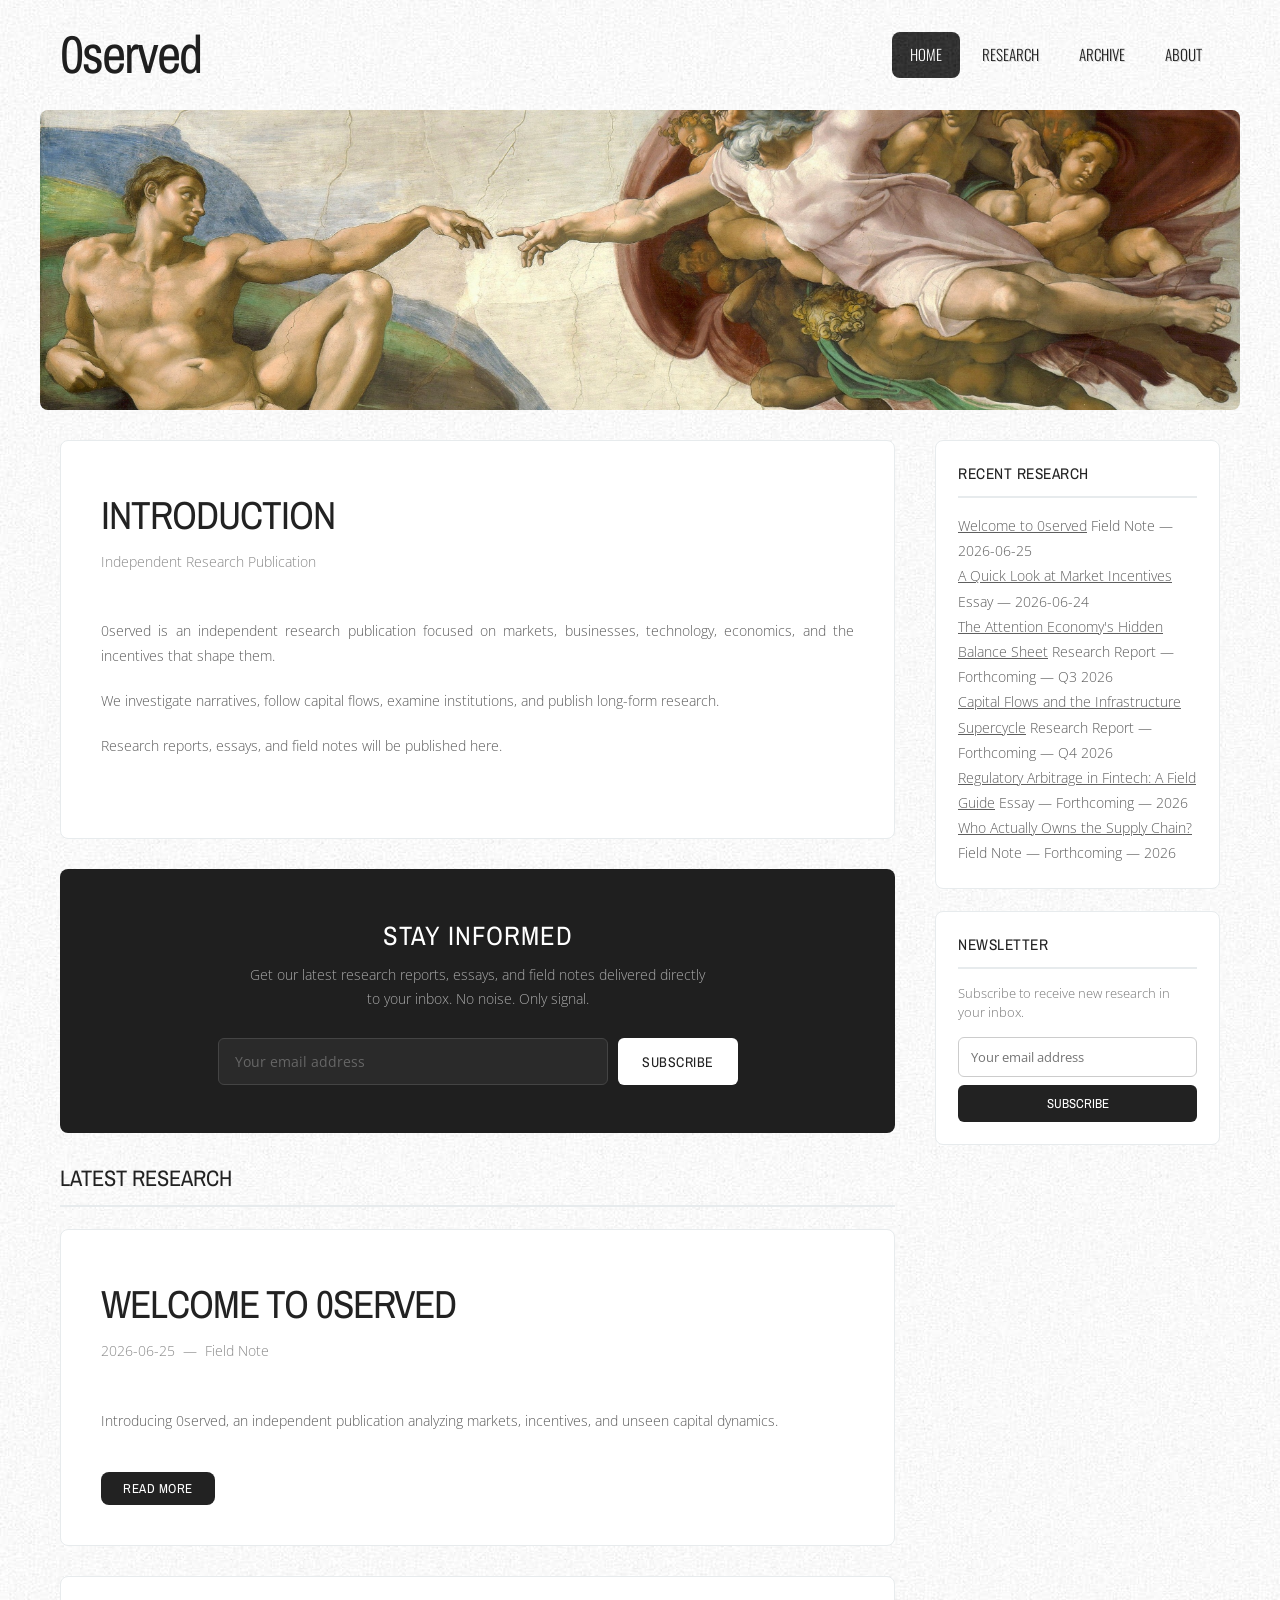
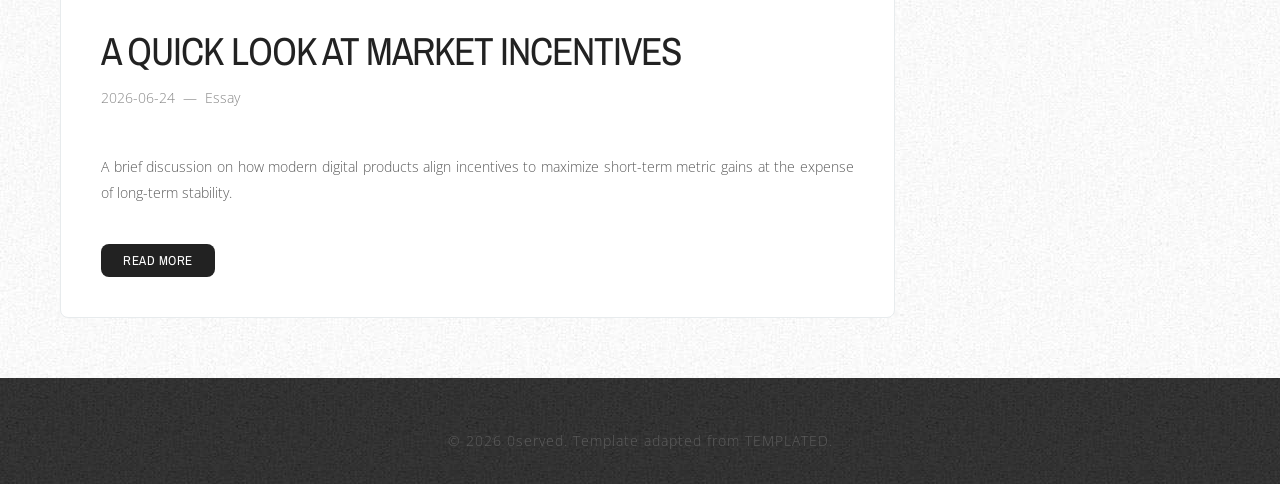
<file: index.html>
<!DOCTYPE html>
<html lang="en">
<head>
<meta name="viewport" content="width=device-width, initial-scale=1.0" />
<meta name="keywords" content="research, markets, economics, technology, business" />
<meta name="description" content="0served — Independent research publication focused on markets, businesses, technology, and the incentives that shape them." />
<meta http-equiv="content-type" content="text/html; charset=utf-8" />
<title>0served</title>
<link rel="icon" type="image/png" href="favicon.png" />
<link href='https://fonts.googleapis.com/css?family=Archivo+Narrow:400,700|Open+Sans:400,300|Oswald:300,400' rel='stylesheet' type='text/css' />
<link href="style.css?v=3" rel="stylesheet" type="text/css" />
</head>
<body>

<div id="wrapper">

  <!-- ============ HEADER ============ -->
  <div id="header-wrapper">
    <div id="header">
      <div id="logo">
        <h1><a href="index.html">0served</a></h1>
      </div>
      <button class="menu-toggle" id="menu-toggle" aria-label="Toggle navigation" aria-expanded="false" onclick="toggleMenu()">
        <span></span><span></span><span></span>
      </button>
      <nav id="menu" role="navigation">
        <ul>
          <li class="current_page_item"><a href="index.html">Home</a></li>
          <li><a href="research.html">Research</a></li>
          <li><a href="archive.html">Archive</a></li>
          <li><a href="about.html">About</a></li>
        </ul>
      </nav>
    </div>
    <div id="banner">
      <div class="content"><img src="images/img02.jpg" alt="0served — Independent Research" /></div>
    </div>
  </div>

  <!-- ============ PAGE GRID ============ -->
  <div id="page">

    <!-- CONTENT COLUMN -->
    <div id="content">

      <!-- Intro card (loaded from site-content.json, fallback inline) -->
      <div class="post" id="intro-post">
        <h2 class="title"><a href="#">Introduction</a></h2>
        <p class="meta"><span class="date">Independent Research Publication</span></p>
        <div style="clear:both;">&nbsp;</div>
        <div class="entry" id="intro-text">
          <p>0served is an independent research publication focused on markets, businesses, technology, economics, and the incentives that shape them.</p>
          <p>We investigate narratives, follow capital flows, examine institutions, and publish long-form research.</p>
          <p>Research reports, essays, and field notes will be published here.</p>
        </div>
      </div>

      <!-- Newsletter Section -->
      <div class="newsletter-section">
        <h2>Stay Informed</h2>
        <p class="newsletter-tagline">Get our latest research reports, essays, and field notes delivered directly to your inbox. No noise. Only signal.</p>
        <form class="newsletter-form" id="nl-form-main" onsubmit="subscribeNewsletter(event, 'nl-msg-main', 'nl-input-main')">
          <input type="email" class="newsletter-input" id="nl-input-main" placeholder="Your email address" required autocomplete="email" />
          <button type="submit" class="newsletter-btn" id="nl-btn-main">Subscribe</button>
        </form>
        <div class="newsletter-msg" id="nl-msg-main"></div>
      </div>

      <!-- Latest Research Section -->
      <h2 class="section-title">Latest Research</h2>
      <div id="latest-posts">
        <p style="color:#AAA;">Loading...</p>
      </div>

    </div><!-- /content -->

    <!-- SIDEBAR COLUMN -->
    <div id="sidebar">

      <!-- Recent Research Widget -->
      <div class="sidebar-widget">
        <h2>Recent Research</h2>
        <ul id="sidebar-recent-posts" style="margin:0;padding:0;list-style:none;">
          <li style="padding:8px 0;color:#AAA;font-size:13px;">Loading...</li>
        </ul>
      </div>

      <!-- Newsletter Widget -->
      <div class="sidebar-widget">
        <h2>Newsletter</h2>
        <p style="font-size:13px;color:#777;margin-bottom:14px;line-height:1.5;">Subscribe to receive new research in your inbox.</p>
        <form class="sidebar-newsletter-form" id="nl-form-sidebar" onsubmit="subscribeNewsletter(event, 'nl-msg-sidebar', 'nl-input-sidebar')">
          <input type="email" class="sidebar-newsletter-input" id="nl-input-sidebar" placeholder="Your email address" required autocomplete="email" />
          <button type="submit" class="sidebar-newsletter-btn">Subscribe</button>
        </form>
        <div class="sidebar-newsletter-msg" id="nl-msg-sidebar"></div>
      </div>

    </div><!-- /sidebar -->

  </div><!-- /page -->

</div><!-- /wrapper -->

<div id="footer">
  <p id="footer-text">&copy; 2026 0served. Template adapted from <a href="https://templated.co" rel="nofollow">TEMPLATED</a>.</p>
</div>

<script>
/* ==========================================
   Mobile hamburger menu
   ========================================== */
function toggleMenu() {
  const menu = document.getElementById('menu');
  const btn  = document.getElementById('menu-toggle');
  const open = menu.classList.toggle('open');
  btn.classList.toggle('active', open);
  btn.setAttribute('aria-expanded', open);
}

/* ==========================================
   Newsletter subscription (Formspree)
   ========================================== */
async function subscribeNewsletter(e, msgId, inputId) {
  e.preventDefault();
  const email  = document.getElementById(inputId).value;
  const msgEl  = document.getElementById(msgId);
  const btnEl  = e.target.querySelector('button[type="submit"]');

  btnEl.disabled = true;
  btnEl.textContent = 'Sending…';

  try {
    const content = await fetch('site-content.json').then(r => r.json()).catch(() => ({}));
    const formId  = content.settings?.newsletterFormId;

    if (!formId || formId === 'YOUR_FORMSPREE_ID') {
      showMsg(msgEl, 'note', 'Newsletter is coming soon — check back later.');
      return;
    }

    const res = await fetch(`https://formspree.io/f/${formId}`, {
      method: 'POST',
      headers: { 'Content-Type': 'application/json', Accept: 'application/json' },
      body: JSON.stringify({ email })
    });

    if (res.ok) {
      showMsg(msgEl, 'success', '✓ Subscribed! Thank you.');
      e.target.reset();
    } else {
      showMsg(msgEl, 'error', 'Something went wrong. Please try again.');
    }
  } catch {
    showMsg(msgEl, 'error', 'Connection error. Please try again.');
  } finally {
    btnEl.disabled = false;
    btnEl.textContent = 'Subscribe';
  }
}

function showMsg(el, type, text) {
  el.textContent = text;
  el.className = el.className.replace(/\s*(success|error|note)/g, '') + ' ' + type;
}

/* ==========================================
   HTML escaping
   ========================================== */
function esc(str) {
  const d = document.createElement('div');
  d.appendChild(document.createTextNode(String(str || '')));
  return d.innerHTML;
}

/* ==========================================
   Load dynamic content on page ready
   ========================================== */
document.addEventListener('DOMContentLoaded', () => {

  /* Load site-content.json for intro + footer */
  fetch('site-content.json')
    .then(r => r.json())
    .then(data => {
      if (data.home?.intro) {
        const paras = data.home.intro.split('\n\n').filter(Boolean);
        document.getElementById('intro-text').innerHTML = paras.map(p => `<p>${esc(p.trim())}</p>`).join('');
      }
      if (data.settings?.footerText) {
        document.getElementById('footer-text').innerHTML = esc(data.settings.footerText);
      }
      if (data.settings?.siteName) {
        document.title = data.settings.siteName;
      }
    })
    .catch(() => { /* fallback to hardcoded HTML */ });

  /* Load posts.json */
  fetch('posts.json')
    .then(r => r.json())
    .then(posts => renderPosts(posts))
    .catch(() => {
      document.getElementById('latest-posts').innerHTML =
        '<p style="color:#AAA;">Unable to load posts. Check that posts.json is available.</p>';
    });
});

function renderPosts(posts) {
  /* Latest posts on home page (published only, max 5) */
  const latestEl = document.getElementById('latest-posts');
  const published = posts.filter(p => !p.isForthcoming);

  if (published.length === 0) {
    latestEl.innerHTML = '<p style="color:#AAA;">No published research yet. Check back soon.</p>';
  } else {
    latestEl.innerHTML = '';
    published.slice(0, 5).forEach(post => {
      const div = document.createElement('div');
      div.className = 'post';
      div.innerHTML = `
        <h2 class="title"><a href="post.html?id=${esc(post.id)}">${esc(post.title)}</a></h2>
        <p class="meta">
          <span class="date">${esc(post.date)}</span>
          &nbsp;&mdash;&nbsp;
          <span>${esc(post.category)}</span>
        </p>
        <div style="clear:both;">&nbsp;</div>
        <div class="entry">
          <p>${esc(post.summary)}</p>
        </div>
        <a href="post.html?id=${esc(post.id)}" class="more">Read More</a>
      `;
      latestEl.appendChild(div);
    });
  }

  /* Sidebar recent posts (all posts, max 8) */
  const sidebarEl = document.getElementById('sidebar-recent-posts');
  sidebarEl.innerHTML = '';
  if (posts.length === 0) {
    sidebarEl.innerHTML = '<li style="color:#AAA;font-size:13px;">No posts yet.</li>';
    return;
  }
  posts.slice(0, 8).forEach(p => {
    const li = document.createElement('li');
    li.innerHTML = `
      <a href="post.html?id=${esc(p.id)}">${esc(p.title)}</a>
      <span>${esc(p.category)} &mdash; ${esc(p.date)}</span>
    `;
    sidebarEl.appendChild(li);
  });
}
</script>
</body>
</html>
</file>
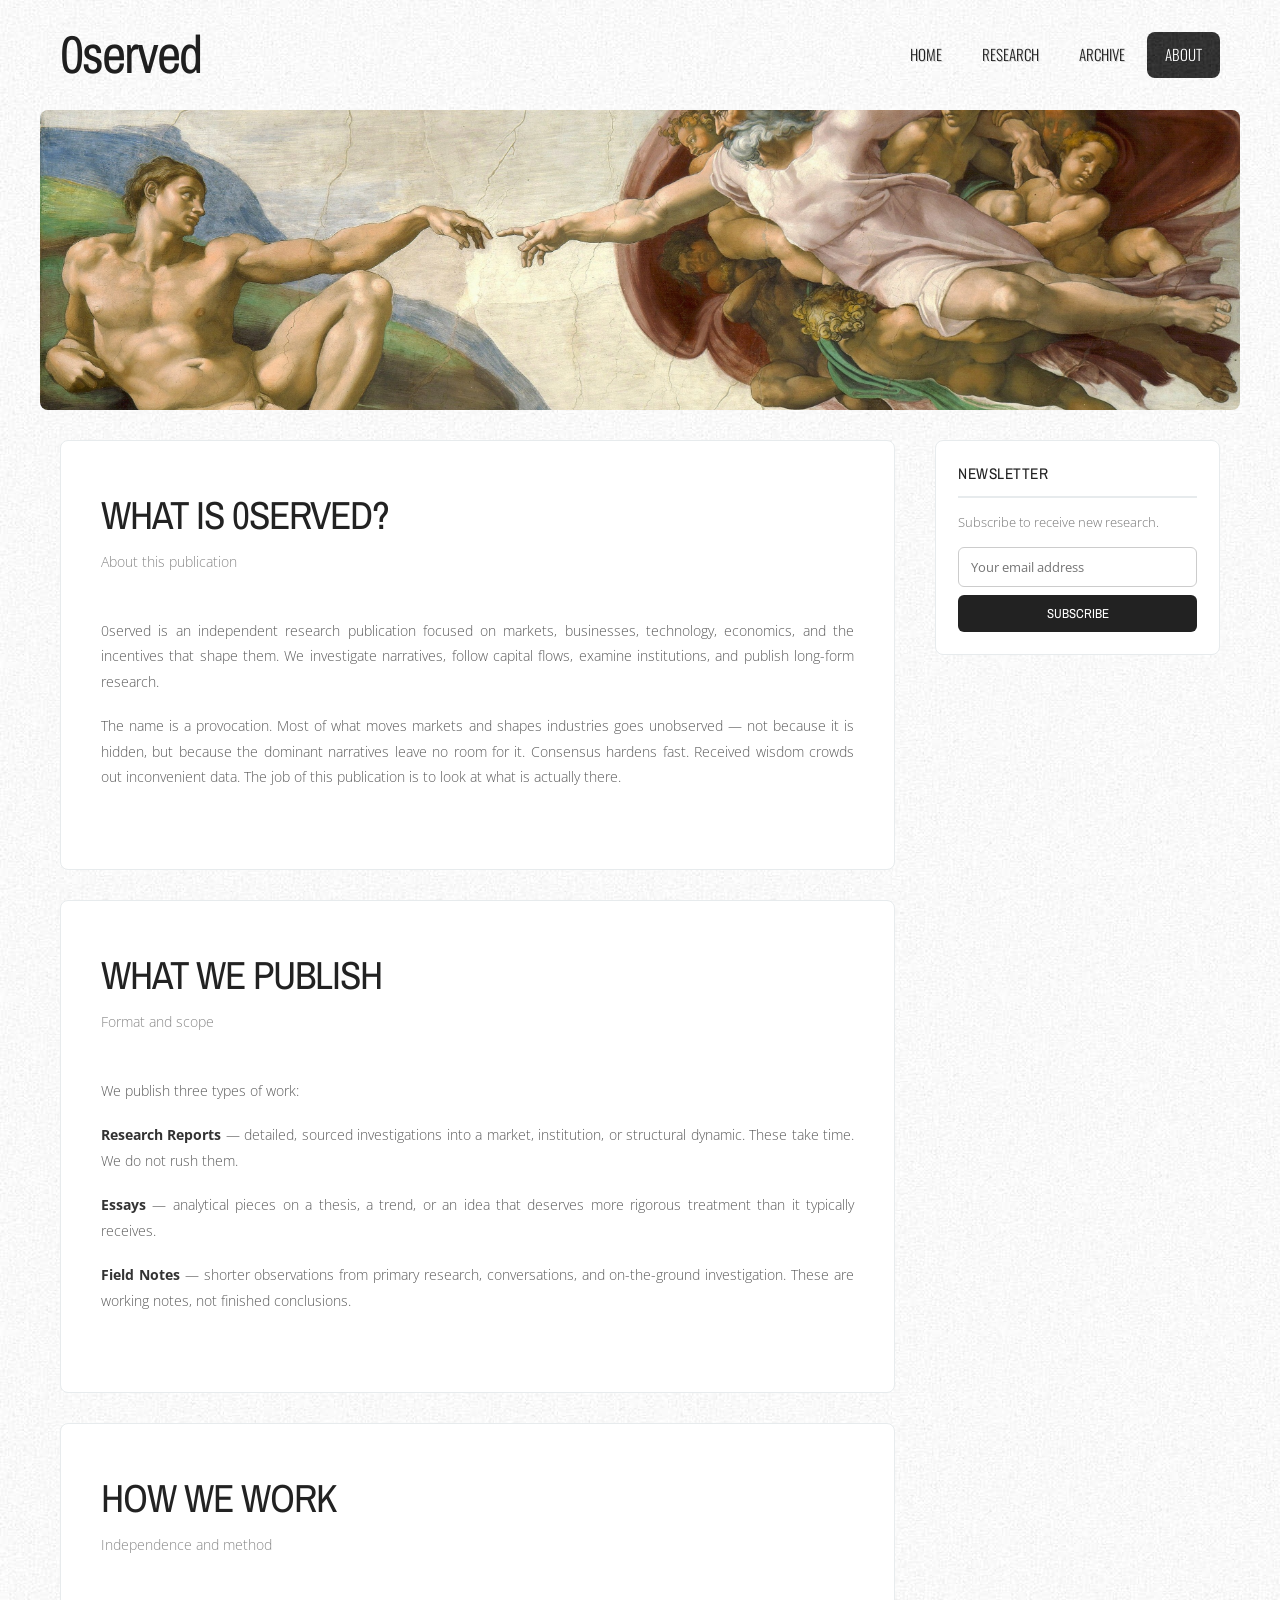
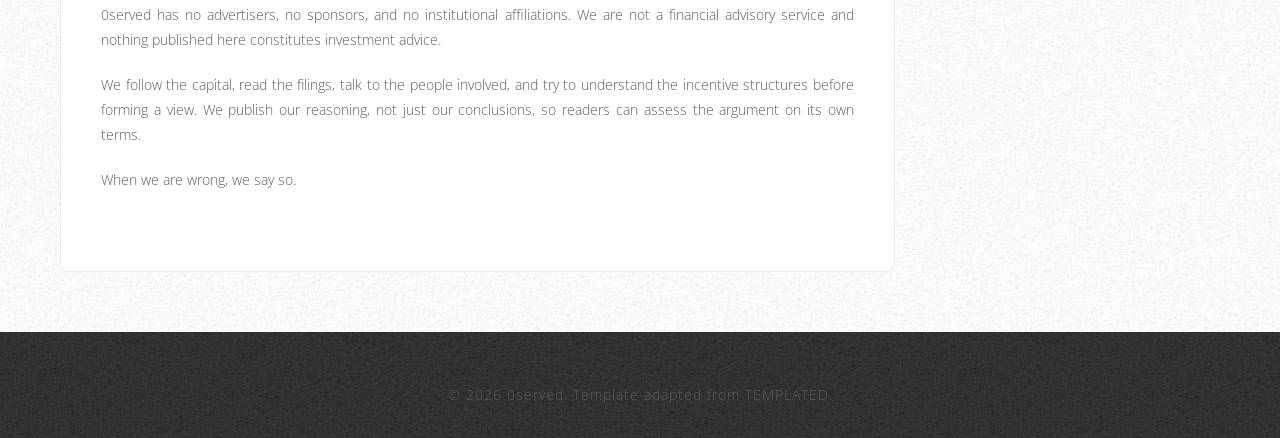
<file: about.html>
<!DOCTYPE html>
<html lang="en">
<head>
<meta name="viewport" content="width=device-width, initial-scale=1.0" />
<meta name="description" content="About 0served — an independent research publication." />
<meta http-equiv="content-type" content="text/html; charset=utf-8" />
<title>About — 0served</title>
<link rel="icon" type="image/png" href="favicon.png" />
<link href='https://fonts.googleapis.com/css?family=Archivo+Narrow:400,700|Open+Sans:400,300|Oswald:300,400' rel='stylesheet' type='text/css' />
<link href="style.css?v=3" rel="stylesheet" type="text/css" />
</head>
<body>

<div id="wrapper">

  <!-- ============ HEADER ============ -->
  <div id="header-wrapper">
    <div id="header">
      <div id="logo">
        <h1><a href="index.html">0served</a></h1>
      </div>
      <button class="menu-toggle" id="menu-toggle" aria-label="Toggle navigation" aria-expanded="false" onclick="toggleMenu()">
        <span></span><span></span><span></span>
      </button>
      <nav id="menu" role="navigation">
        <ul>
          <li><a href="index.html">Home</a></li>
          <li><a href="research.html">Research</a></li>
          <li><a href="archive.html">Archive</a></li>
          <li class="current_page_item"><a href="about.html">About</a></li>
        </ul>
      </nav>
    </div>
    <div id="banner">
      <div class="content"><img src="images/img02.jpg" alt="0served — About" /></div>
    </div>
  </div>

  <!-- ============ PAGE GRID ============ -->
  <div id="page">

    <!-- CONTENT COLUMN -->
    <div id="content">
      <!-- Sections loaded dynamically from site-content.json -->
      <div id="about-sections">
        <!-- Fallback content shown if JSON fails to load -->
        <div class="post">
          <h2 class="title"><a href="#">What is 0served?</a></h2>
          <p class="meta"><span>About this publication</span></p>
          <div style="clear:both;">&nbsp;</div>
          <div class="entry">
            <p>0served is an independent research publication focused on markets, businesses, technology, economics, and the incentives that shape them.</p>
            <p>The name is a provocation. Most of what moves markets and shapes industries goes unobserved — not because it is hidden, but because the dominant narratives leave no room for it.</p>
          </div>
        </div>
      </div>
    </div>

    <!-- SIDEBAR COLUMN -->
    <div id="sidebar">
      <div class="sidebar-widget">
        <h2>Newsletter</h2>
        <p style="font-size:13px;color:#777;margin-bottom:14px;line-height:1.5;">Subscribe to receive new research.</p>
        <form class="sidebar-newsletter-form" id="nl-about-form" onsubmit="subscribeAbout(event)">
          <input type="email" class="sidebar-newsletter-input" id="nl-about-input" placeholder="Your email address" required autocomplete="email" />
          <button type="submit" class="sidebar-newsletter-btn">Subscribe</button>
        </form>
        <div class="sidebar-newsletter-msg" id="nl-about-msg"></div>
      </div>
    </div>

  </div><!-- /page -->

</div><!-- /wrapper -->

<div id="footer">
  <p id="footer-text">&copy; 2026 0served. Template adapted from <a href="https://templated.co" rel="nofollow">TEMPLATED</a>.</p>
</div>

<script>
function toggleMenu() {
  const menu = document.getElementById('menu');
  const btn  = document.getElementById('menu-toggle');
  const open = menu.classList.toggle('open');
  btn.classList.toggle('active', open);
  btn.setAttribute('aria-expanded', open);
}

async function subscribeAbout(e) {
  e.preventDefault();
  const email = document.getElementById('nl-about-input').value;
  const msgEl = document.getElementById('nl-about-msg');

  try {
    const content = await fetch('site-content.json').then(r => r.json()).catch(() => ({}));
    const formId  = content.settings?.newsletterFormId;

    if (!formId || formId === 'YOUR_FORMSPREE_ID') {
      msgEl.textContent = 'Newsletter coming soon!';
      msgEl.className = 'sidebar-newsletter-msg note';
      return;
    }

    const res = await fetch(`https://formspree.io/f/${formId}`, {
      method: 'POST',
      headers: { 'Content-Type': 'application/json', Accept: 'application/json' },
      body: JSON.stringify({ email })
    });

    if (res.ok) {
      msgEl.textContent = '✓ Subscribed! Thank you.';
      msgEl.className = 'sidebar-newsletter-msg success';
      e.target.reset();
    } else {
      msgEl.textContent = 'Something went wrong. Try again.';
      msgEl.className = 'sidebar-newsletter-msg error';
    }
  } catch {
    msgEl.textContent = 'Connection error. Please try again.';
    msgEl.className = 'sidebar-newsletter-msg error';
  }
}

function esc(str) {
  const d = document.createElement('div');
  d.appendChild(document.createTextNode(String(str || '')));
  return d.innerHTML;
}

/* Render simple markdown: **bold**, paragraphs */
function simpleMarkdown(text) {
  return text
    .replace(/\*\*(.+?)\*\*/g, '<strong>$1</strong>')
    .split('\n\n')
    .filter(Boolean)
    .map(p => `<p>${p.trim()}</p>`)
    .join('');
}

document.addEventListener('DOMContentLoaded', () => {
  fetch('site-content.json')
    .then(r => r.json())
    .then(data => {
      /* About sections */
      if (data.about?.sections?.length > 0) {
        const container = document.getElementById('about-sections');
        container.innerHTML = '';
        data.about.sections.forEach(section => {
          const div = document.createElement('div');
          div.className = 'post';
          div.innerHTML = `
            <h2 class="title"><a href="#">${esc(section.title)}</a></h2>
            <p class="meta"><span>${esc(section.subtitle)}</span></p>
            <div style="clear:both;">&nbsp;</div>
            <div class="entry">${simpleMarkdown(section.content)}</div>
          `;
          container.appendChild(div);
        });
      }
      /* Footer */
      if (data.settings?.footerText) {
        document.getElementById('footer-text').textContent = data.settings.footerText;
      }
      /* Title */
      if (data.settings?.siteName) {
        document.title = `About — ${data.settings.siteName}`;
      }
    })
    .catch(() => { /* fallback to hardcoded content */ });
});
</script>
</body>
</html>
</file>
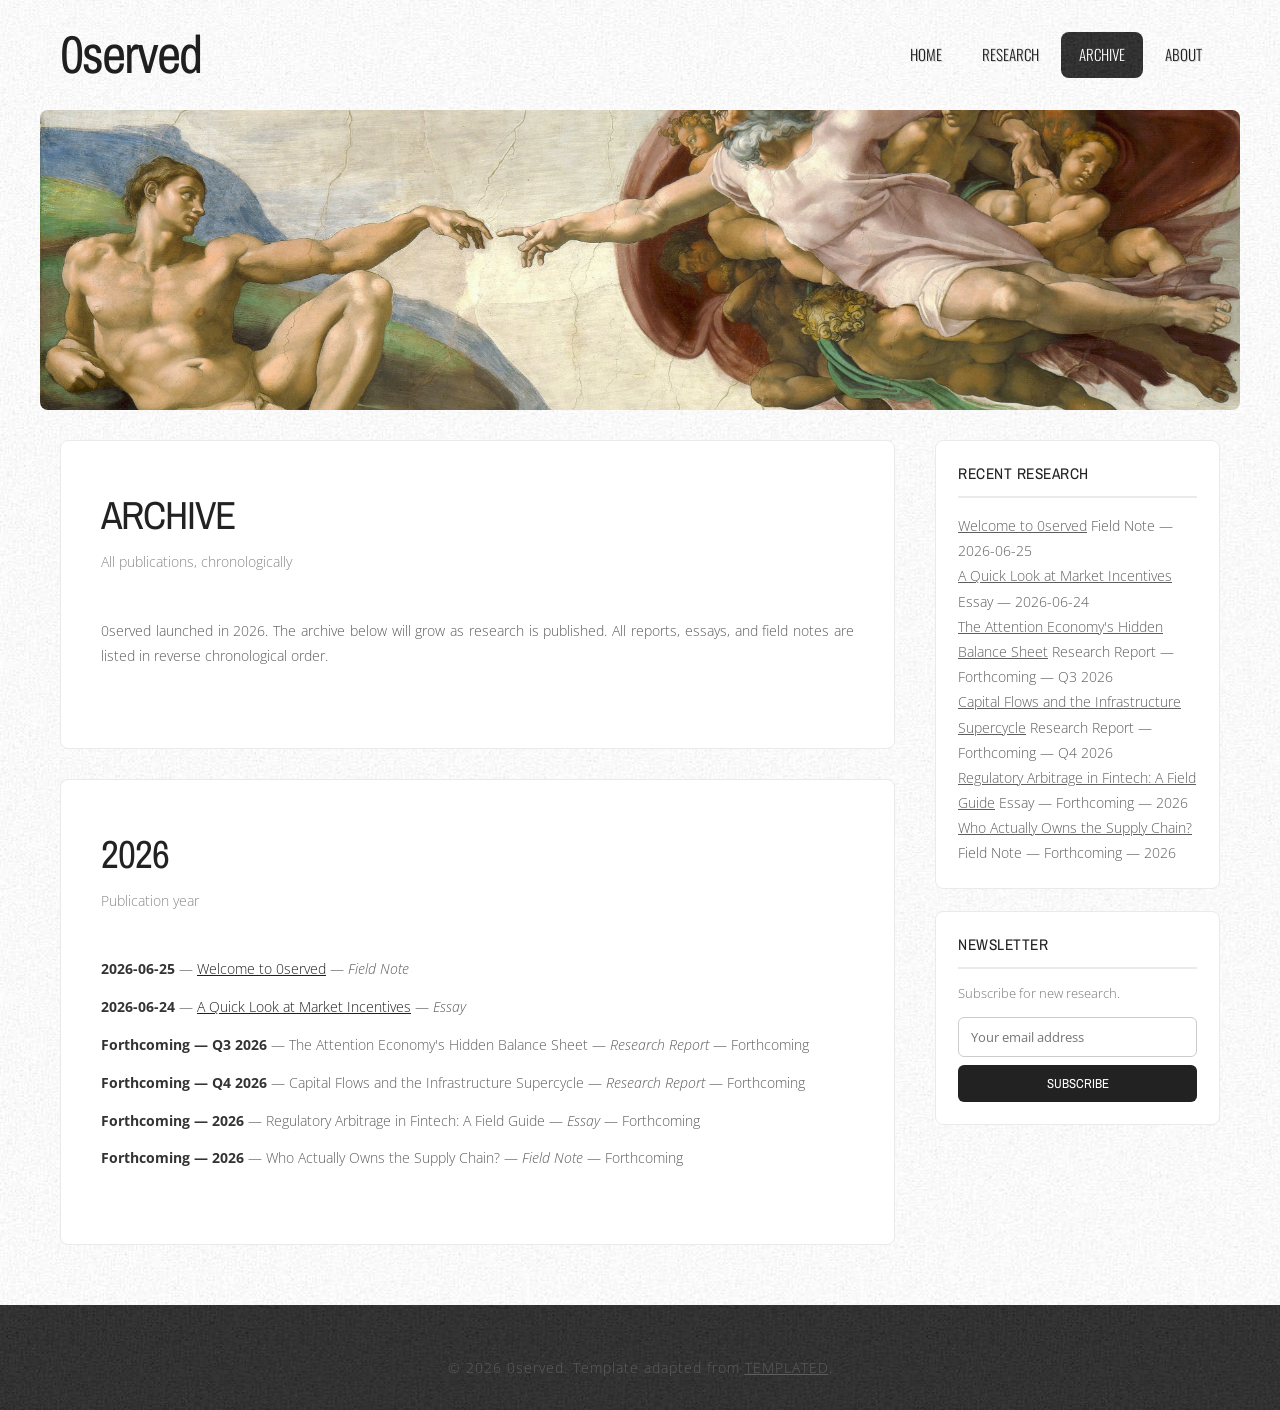
<file: archive.html>
<!DOCTYPE html>
<html lang="en">
<head>
<meta name="viewport" content="width=device-width, initial-scale=1.0" />
<meta name="description" content="Archive — All publications from 0served, listed chronologically." />
<meta http-equiv="content-type" content="text/html; charset=utf-8" />
<title>Archive — 0served</title>
<link rel="icon" type="image/png" href="favicon.png" />
<link href='https://fonts.googleapis.com/css?family=Archivo+Narrow:400,700|Open+Sans:400,300|Oswald:300,400' rel='stylesheet' type='text/css' />
<link href="style.css?v=3" rel="stylesheet" type="text/css" />
</head>
<body>

<div id="wrapper">

  <!-- ============ HEADER ============ -->
  <div id="header-wrapper">
    <div id="header">
      <div id="logo">
        <h1><a href="index.html">0served</a></h1>
      </div>
      <button class="menu-toggle" id="menu-toggle" aria-label="Toggle navigation" aria-expanded="false" onclick="toggleMenu()">
        <span></span><span></span><span></span>
      </button>
      <nav id="menu" role="navigation">
        <ul>
          <li><a href="index.html">Home</a></li>
          <li><a href="research.html">Research</a></li>
          <li class="current_page_item"><a href="archive.html">Archive</a></li>
          <li><a href="about.html">About</a></li>
        </ul>
      </nav>
    </div>
    <div id="banner">
      <div class="content"><img src="images/img02.jpg" alt="0served Archive" /></div>
    </div>
  </div>

  <!-- ============ PAGE GRID ============ -->
  <div id="page">

    <div id="content">
      <div class="post">
        <h2 class="title"><a href="#">Archive</a></h2>
        <p class="meta"><span class="date">All publications, chronologically</span></p>
        <div style="clear:both;">&nbsp;</div>
        <div class="entry">
          <p>0served launched in 2026. The archive below will grow as research is published. All reports, essays, and field notes are listed in reverse chronological order.</p>
        </div>
      </div>
      <div id="archive-list">
        <p style="color:#AAA;">Loading archive&hellip;</p>
      </div>
    </div>

    <div id="sidebar">
      <div class="sidebar-widget">
        <h2>Recent Research</h2>
        <ul id="recent-posts-list" style="margin:0;padding:0;list-style:none;">
          <li style="color:#AAA;font-size:13px;">Loading&hellip;</li>
        </ul>
      </div>
      <div class="sidebar-widget">
        <h2>Newsletter</h2>
        <p style="font-size:13px;color:#777;margin-bottom:14px;line-height:1.5;">Subscribe for new research.</p>
        <form class="sidebar-newsletter-form" id="nl-form-archive" onsubmit="subscribeArchive(event)">
          <input type="email" class="sidebar-newsletter-input" placeholder="Your email address" required autocomplete="email" />
          <button type="submit" class="sidebar-newsletter-btn">Subscribe</button>
        </form>
        <div class="sidebar-newsletter-msg" id="nl-msg-archive"></div>
      </div>
    </div>

  </div>
</div>

<div id="footer">
  <p id="footer-text">&copy; 2026 0served. Template adapted from <a href="https://templated.co" rel="nofollow">TEMPLATED</a>.</p>
</div>

<script>
function toggleMenu() {
  const menu = document.getElementById('menu');
  const btn  = document.getElementById('menu-toggle');
  const open = menu.classList.toggle('open');
  btn.classList.toggle('active', open);
  btn.setAttribute('aria-expanded', open);
}

async function subscribeArchive(e) {
  e.preventDefault();
  const msgEl = document.getElementById('nl-msg-archive');
  const email = e.target.querySelector('input').value;
  try {
    const data = await fetch('site-content.json').then(r => r.json()).catch(() => ({}));
    const fId  = data.settings?.newsletterFormId;
    if (!fId || fId === 'YOUR_FORMSPREE_ID') {
      msgEl.textContent = 'Newsletter coming soon!'; msgEl.className = 'sidebar-newsletter-msg note'; return;
    }
    const res = await fetch(`https://formspree.io/f/${fId}`, {
      method: 'POST', headers: { 'Content-Type': 'application/json', Accept: 'application/json' },
      body: JSON.stringify({ email })
    });
    msgEl.textContent = res.ok ? '✓ Subscribed!' : 'Error — try again.';
    msgEl.className = 'sidebar-newsletter-msg ' + (res.ok ? 'success' : 'error');
    if (res.ok) e.target.reset();
  } catch { msgEl.textContent = 'Connection error.'; msgEl.className = 'sidebar-newsletter-msg error'; }
}

document.addEventListener('DOMContentLoaded', () => {
  fetch('posts.json')
    .then(r => { if (!r.ok) throw new Error(); return r.json(); })
    .then(posts => {
      const listEl = document.getElementById('archive-list');
      listEl.innerHTML = '';
      if (posts.length === 0) { listEl.innerHTML = '<p>No publications in archive yet.</p>'; return; }

      /* Group by year */
      const groups = {};
      posts.forEach(p => {
        const match = (p.date || '').match(/\b(20\d{2})\b/);
        const year  = match ? match[1] : 'Other';
        (groups[year] = groups[year] || []).push(p);
      });

      Object.keys(groups).sort((a, b) => b - a).forEach(year => {
        const div = document.createElement('div');
        div.className = 'post';
        let html = `
          <h2 class="title"><a href="#">${year}</a></h2>
          <p class="meta"><span class="date">Publication year</span></p>
          <div style="clear:both;">&nbsp;</div>
          <div class="entry">
        `;
        groups[year].forEach(p => {
          const link = p.isForthcoming
            ? `<span style="color:#5E5E5E;">${p.title}</span>`
            : `<a href="post.html?id=${p.id}" style="color:#1F1F1F;">${p.title}</a>`;
          html += `<p style="margin-bottom:14px;line-height:1.7;">
            <strong>${p.date}</strong> &mdash; ${link} &mdash; <em>${p.category}</em>${p.isForthcoming ? ' &mdash; Forthcoming' : ''}
          </p>`;
        });
        html += `</div>`;
        div.innerHTML = html;
        listEl.appendChild(div);
      });

      /* Sidebar */
      const sidebarEl = document.getElementById('recent-posts-list');
      sidebarEl.innerHTML = '';
      posts.slice(0, 7).forEach(p => {
        const li = document.createElement('li');
        li.innerHTML = `
          <a href="post.html?id=${p.id}">${p.title}</a>
          <span>${p.category} &mdash; ${p.date}</span>
        `;
        sidebarEl.appendChild(li);
      });
    })
    .catch(() => { document.getElementById('archive-list').innerHTML = '<p>Error loading archive.</p>'; });
});
</script>
</body>
</html>
</file>
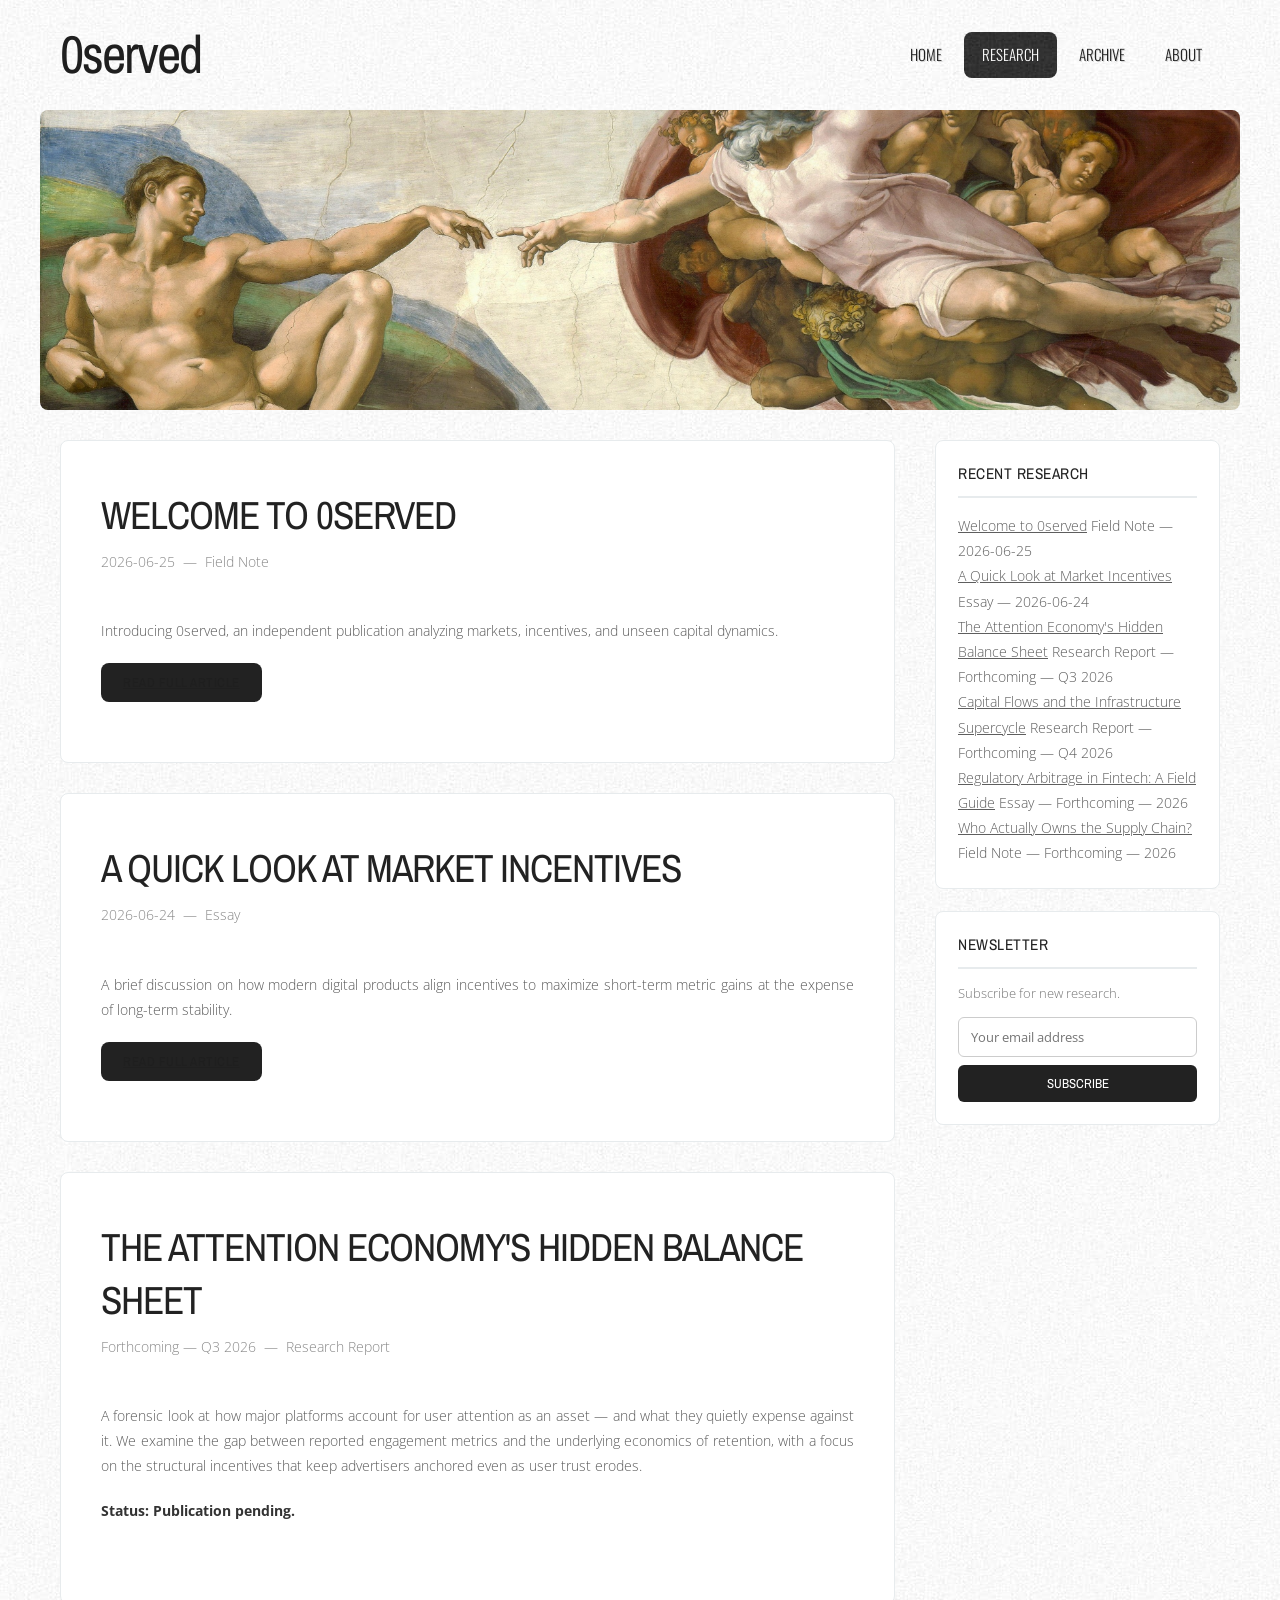
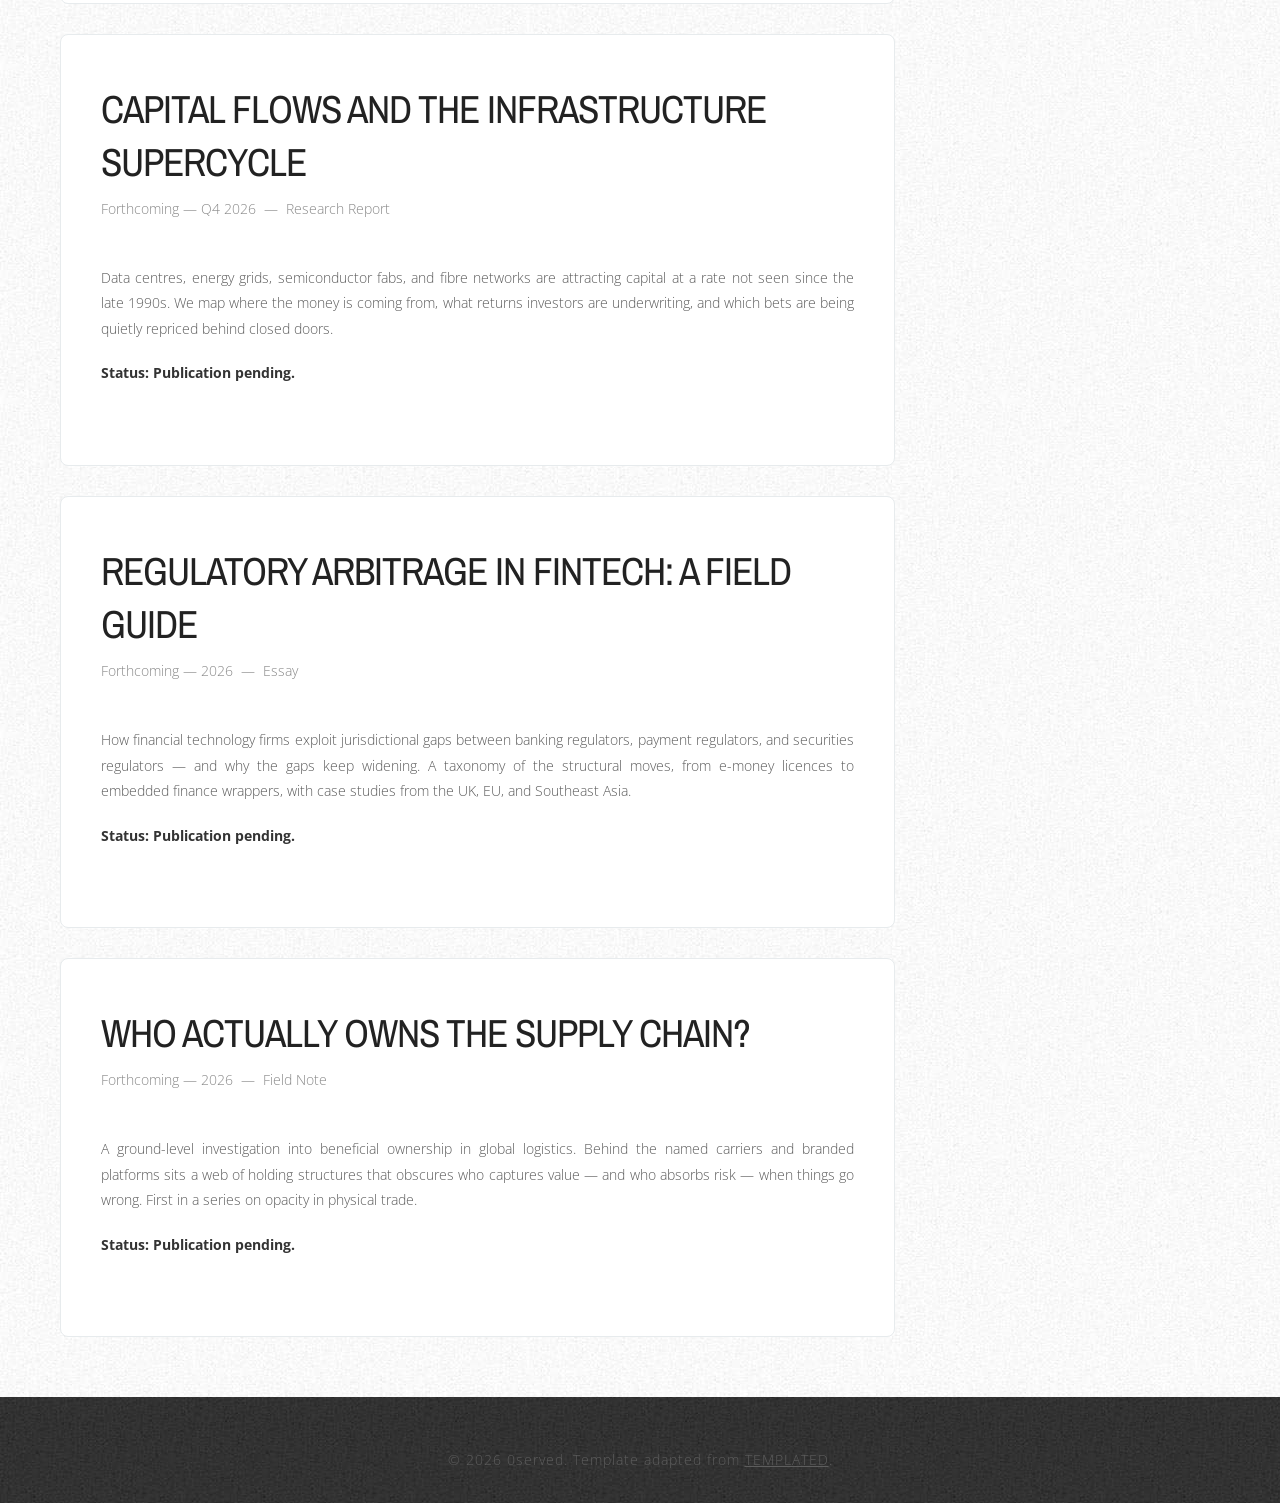
<file: research.html>
<!DOCTYPE html>
<html lang="en">
<head>
<meta name="viewport" content="width=device-width, initial-scale=1.0" />
<meta name="description" content="Research — 0served independent research publication." />
<meta http-equiv="content-type" content="text/html; charset=utf-8" />
<title>Research — 0served</title>
<link rel="icon" type="image/png" href="favicon.png" />
<link href='https://fonts.googleapis.com/css?family=Archivo+Narrow:400,700|Open+Sans:400,300|Oswald:300,400' rel='stylesheet' type='text/css' />
<link href="style.css?v=3" rel="stylesheet" type="text/css" />
</head>
<body>

<div id="wrapper">

  <!-- ============ HEADER ============ -->
  <div id="header-wrapper">
    <div id="header">
      <div id="logo">
        <h1><a href="index.html">0served</a></h1>
      </div>
      <button class="menu-toggle" id="menu-toggle" aria-label="Toggle navigation" aria-expanded="false" onclick="toggleMenu()">
        <span></span><span></span><span></span>
      </button>
      <nav id="menu" role="navigation">
        <ul>
          <li><a href="index.html">Home</a></li>
          <li class="current_page_item"><a href="research.html">Research</a></li>
          <li><a href="archive.html">Archive</a></li>
          <li><a href="about.html">About</a></li>
        </ul>
      </nav>
    </div>
    <div id="banner">
      <div class="content"><img src="images/img02.jpg" alt="0served Research" /></div>
    </div>
  </div>

  <!-- ============ PAGE GRID ============ -->
  <div id="page">

    <div id="content">
      <div id="research-posts">
        <p style="color:#AAA;">Loading research publications&hellip;</p>
      </div>
    </div>

    <div id="sidebar">
      <div class="sidebar-widget">
        <h2>Recent Research</h2>
        <ul id="recent-posts-list" style="margin:0;padding:0;list-style:none;">
          <li style="color:#AAA;font-size:13px;">Loading&hellip;</li>
        </ul>
      </div>
      <div class="sidebar-widget">
        <h2>Newsletter</h2>
        <p style="font-size:13px;color:#777;margin-bottom:14px;line-height:1.5;">Subscribe for new research.</p>
        <form class="sidebar-newsletter-form" id="nl-form-research" onsubmit="subscribeResearch(event)">
          <input type="email" class="sidebar-newsletter-input" placeholder="Your email address" required autocomplete="email" />
          <button type="submit" class="sidebar-newsletter-btn">Subscribe</button>
        </form>
        <div class="sidebar-newsletter-msg" id="nl-msg-research"></div>
      </div>
    </div>

  </div>
</div>

<div id="footer">
  <p id="footer-text">&copy; 2026 0served. Template adapted from <a href="https://templated.co" rel="nofollow">TEMPLATED</a>.</p>
</div>

<script>
function toggleMenu() {
  const menu = document.getElementById('menu');
  const btn  = document.getElementById('menu-toggle');
  const open = menu.classList.toggle('open');
  btn.classList.toggle('active', open);
  btn.setAttribute('aria-expanded', open);
}

async function subscribeResearch(e) {
  e.preventDefault();
  const msgEl = document.getElementById('nl-msg-research');
  const email = e.target.querySelector('input').value;
  try {
    const data = await fetch('site-content.json').then(r => r.json()).catch(() => ({}));
    const fId  = data.settings?.newsletterFormId;
    if (!fId || fId === 'YOUR_FORMSPREE_ID') {
      msgEl.textContent = 'Newsletter coming soon!'; msgEl.className = 'sidebar-newsletter-msg note'; return;
    }
    const res = await fetch(`https://formspree.io/f/${fId}`, {
      method: 'POST',
      headers: { 'Content-Type': 'application/json', Accept: 'application/json' },
      body: JSON.stringify({ email })
    });
    msgEl.textContent = res.ok ? '✓ Subscribed!' : 'Error — try again.';
    msgEl.className = 'sidebar-newsletter-msg ' + (res.ok ? 'success' : 'error');
    if (res.ok) e.target.reset();
  } catch { msgEl.textContent = 'Connection error.'; msgEl.className = 'sidebar-newsletter-msg error'; }
}

document.addEventListener('DOMContentLoaded', () => {
  fetch('posts.json')
    .then(r => { if (!r.ok) throw new Error(); return r.json(); })
    .then(posts => {
      /* Main content */
      const listEl = document.getElementById('research-posts');
      listEl.innerHTML = '';
      if (posts.length === 0) { listEl.innerHTML = '<p>No research reports published yet.</p>'; return; }

      posts.forEach(post => {
        const div = document.createElement('div');
        div.className = 'post';
        const href = `post.html?id=${post.id}`;
        div.innerHTML = `
          <h2 class="title"><a href="${href}">${post.title}</a></h2>
          <p class="meta"><span class="date">${post.date}</span> &nbsp;&mdash;&nbsp; <span>${post.category}</span></p>
          <div style="clear:both;">&nbsp;</div>
          <div class="entry">
            <p>${post.summary}</p>
            ${post.isForthcoming
              ? `<p><strong>Status: Publication pending.</strong></p>`
              : `<a href="${href}" class="more">Read Full Article</a>`}
          </div>
        `;
        listEl.appendChild(div);
      });

      /* Sidebar */
      const sidebarEl = document.getElementById('recent-posts-list');
      sidebarEl.innerHTML = '';
      posts.slice(0, 7).forEach(p => {
        const li = document.createElement('li');
        li.innerHTML = `
          <a href="post.html?id=${p.id}">${p.title}</a>
          <span>${p.category} &mdash; ${p.date}</span>
        `;
        sidebarEl.appendChild(li);
      });
    })
    .catch(() => { document.getElementById('research-posts').innerHTML = '<p>Error loading publications.</p>'; });
});
</script>
</body>
</html>
</file>
<file: style.css>
/*
  0served — Main Stylesheet v3
  Complete rewrite: CSS Grid + Flexbox, fully responsive.
  Preserves original visual identity (colors, fonts, background images).
*/

/* ============================================================
   1. RESET & BOX MODEL
   ============================================================ */
*, *::before, *::after {
    box-sizing: border-box;
}

img {
    max-width: 100%;
    height: auto;
    display: block;
}

/* ============================================================
   2. BASE TYPOGRAPHY
   ============================================================ */
body {
    margin: 0;
    padding: 0;
    background: #050505 url(images/img01.jpg) repeat;
    font-family: 'Open Sans', sans-serif;
    font-size: 14px;
    font-weight: 300;
    color: #5B5B5B;
    overflow-x: hidden;
}

h1, h2, h3, h4 {
    margin: 0;
    padding: 0;
    text-transform: uppercase;
    font-family: 'Archivo Narrow', sans-serif;
    font-weight: 200;
    color: #222222;
}

h1 { font-size: 2em; }
h2 { font-size: 2.8em; }
h3 { font-size: 1.6em; }

p, ul, ol {
    margin-top: 0;
    line-height: 180%;
}

a {
    color: #5E5E5E;
}

a:hover {
    color: #1F1F1F;
}

/* ============================================================
   3. LAYOUT WRAPPER
   ============================================================ */
#wrapper {
    background: #FFFFFF url(images/img05.jpg) repeat;
    overflow-x: hidden;
}

/* ============================================================
   4. HEADER — Flexbox (logo left, nav right)
   ============================================================ */
#header {
    display: flex;
    align-items: center;
    justify-content: space-between;
    flex-wrap: nowrap;
    gap: 20px;
    max-width: 1200px;
    margin: 0 auto;
    padding: 0 20px;
    min-height: 110px;
    position: relative;
}

/* --- Logo --- */
#logo {
    flex-shrink: 0;
}

#logo h1 {
    text-transform: lowercase;
    letter-spacing: -2px;
    font-size: 3.8em;
    line-height: 1;
    padding: 18px 0;
}

#logo h1 a {
    color: #1F1F1F;
    text-decoration: none;
    border: none;
}

/* --- Desktop Nav --- */
#menu {
    display: flex;
    align-items: center;
}

#menu ul {
    display: flex;
    list-style: none;
    margin: 0;
    padding: 0;
    gap: 4px;
}

#menu li {
    /* flex items — no float needed */
}

#menu a {
    display: block;
    padding: 10px 18px;
    text-decoration: none;
    text-align: center;
    text-shadow: 1px 1px 0 rgba(0, 0, 0, .15);
    text-transform: uppercase;
    font-family: 'Oswald', 'Archivo Narrow', sans-serif;
    font-size: 15px;
    font-weight: 300;
    color: #1F1F1F;
    border-radius: 6px;
    white-space: nowrap;
    transition: background 0.2s ease, color 0.2s ease;
}

#menu a:hover,
#menu .current_page_item a {
    background: url(images/img01.jpg) repeat;
    border-radius: 8px;
    color: #FFFFFF;
    text-decoration: none;
}

/* --- Hamburger Toggle (hidden on desktop) --- */
.menu-toggle {
    display: none;
    flex-direction: column;
    gap: 5px;
    background: none;
    border: 1px solid #CCC;
    border-radius: 6px;
    cursor: pointer;
    padding: 9px 10px;
    flex-shrink: 0;
    transition: border-color 0.2s;
}

.menu-toggle:hover {
    border-color: #999;
}

.menu-toggle span {
    display: block;
    width: 22px;
    height: 2px;
    background: #333;
    border-radius: 2px;
    transition: all 0.3s ease;
}

.menu-toggle.active span:nth-child(1) {
    transform: translateY(7px) rotate(45deg);
}

.menu-toggle.active span:nth-child(2) {
    opacity: 0;
    transform: scaleX(0);
}

.menu-toggle.active span:nth-child(3) {
    transform: translateY(-7px) rotate(-45deg);
}

/* ============================================================
   5. BANNER
   ============================================================ */
#banner {
    max-width: 1200px;
    width: 100%;
    margin: 0 auto;
    overflow: hidden;
}

#banner .content {
    overflow: hidden;
}

#banner img {
    width: 100%;
    max-height: 300px;
    object-fit: cover;
    border-radius: 8px;
    display: block;
}

/* ============================================================
   6. PAGE — CSS Grid (content + sidebar)
   ============================================================ */
#page {
    display: grid;
    grid-template-columns: 1fr 285px;
    gap: 40px;
    max-width: 1200px;
    width: 100%;
    margin: 0 auto;
    padding: 30px 20px;
}

/* ============================================================
   7. CONTENT AREA
   ============================================================ */
#content {
    min-width: 0; /* Prevent grid blowout */
}

/* --- Post Cards --- */
.post {
    overflow: hidden;
    padding: 40px;
    margin-bottom: 30px;
    border: 1px solid #E7EBED;
    border-radius: 8px;
    background: #FFF;
}

.post .title {
    padding: 7px 0 0 0;
    letter-spacing: -1px;
}

.post .title a {
    border: none;
    text-decoration: none;
    color: #222222;
    transition: color 0.2s;
}

.post .title a:hover {
    color: #555555;
}

.post .meta {
    margin-bottom: 25px;
    padding: 8px 0 0 0;
    font-size: 14px;
    font-weight: 300;
    color: #888888;
}

.post .entry {
    padding: 0 0 20px 0;
    text-align: justify;
    line-height: 1.8;
}

.more {
    display: inline-block;
    padding: 8px 22px;
    background: #222222;
    border-radius: 8px;
    color: #FFFFFF;
    text-align: center;
    text-decoration: none;
    font-family: 'Archivo Narrow', sans-serif;
    font-size: 13px;
    text-transform: uppercase;
    letter-spacing: 0.5px;
    transition: background 0.2s ease;
}

.more:hover {
    background: #444444;
    color: #FFF;
}

/* Section heading */
.section-title {
    font-size: 1.6em;
    padding-bottom: 12px;
    margin-bottom: 22px;
    font-family: 'Archivo Narrow', sans-serif;
    text-transform: uppercase;
    color: #222;
    border-bottom: 2px solid #E7EBED;
}

/* ============================================================
   8. NEWSLETTER SECTION (Homepage hero)
   ============================================================ */
.newsletter-section {
    background: #1F1F1F;
    color: #FFF;
    padding: 48px 40px;
    border-radius: 8px;
    margin-bottom: 30px;
    text-align: center;
}

.newsletter-section h2 {
    color: #FFF;
    font-size: 1.9em;
    margin-bottom: 10px;
    letter-spacing: 1px;
}

.newsletter-tagline {
    color: #AAAAAA;
    margin-bottom: 28px;
    font-size: 14px;
    line-height: 1.7;
    max-width: 460px;
    margin-left: auto;
    margin-right: auto;
}

.newsletter-form {
    display: flex;
    gap: 10px;
    max-width: 520px;
    margin: 0 auto;
}

.newsletter-input {
    flex: 1;
    padding: 13px 16px;
    border: 1px solid #444;
    border-radius: 6px;
    background: #2A2A2A;
    color: #FFF;
    font-size: 14px;
    font-family: 'Open Sans', sans-serif;
    outline: none;
    transition: border-color 0.2s;
}

.newsletter-input::placeholder {
    color: #666;
}

.newsletter-input:focus {
    border-color: #888;
}

.newsletter-btn {
    padding: 13px 24px;
    background: #FFF;
    color: #222;
    border: none;
    border-radius: 6px;
    font-family: 'Archivo Narrow', sans-serif;
    font-size: 14px;
    text-transform: uppercase;
    cursor: pointer;
    white-space: nowrap;
    letter-spacing: 0.5px;
    transition: background 0.2s ease, transform 0.1s ease;
}

.newsletter-btn:hover {
    background: #EEEEEE;
    transform: translateY(-1px);
}

.newsletter-btn:active {
    transform: translateY(0);
}

.newsletter-msg {
    margin-top: 14px;
    font-size: 13px;
    display: none;
}

.newsletter-msg.success { display: block; color: #90EE90; }
.newsletter-msg.error   { display: block; color: #FF8888; }
.newsletter-msg.note    { display: block; color: #BBBBBB; }

/* ============================================================
   9. SIDEBAR
   ============================================================ */
#sidebar {
    min-width: 0;
}

.sidebar-widget {
    background: #FFF;
    border: 1px solid #E7EBED;
    border-radius: 8px;
    padding: 22px;
    margin-bottom: 22px;
}

.sidebar-widget h2 {
    font-size: 1.1em;
    color: #222;
    text-transform: uppercase;
    letter-spacing: 0.5px;
    padding-bottom: 12px;
    margin-bottom: 15px;
    border-bottom: 2px solid #E7EBED;
}

#sidebar ul {
    margin: 0;
    padding: 0;
    list-style: none;
}

#sidebar li {
    margin: 0;
    padding: 0;
}

#sidebar li li {
    border-bottom: 1px solid #E7EBED;
    padding: 8px 0;
}

#sidebar li li:last-child {
    border-bottom: none;
}

#sidebar li li a {
    padding: 0 0 0 18px;
    background: url(images/img04.jpg) no-repeat left 50%;
    text-decoration: none;
    color: #5E5E5E;
    display: block;
    font-size: 13px;
    line-height: 1.4;
}

#sidebar li li a:hover {
    color: #1F1F1F;
}

#sidebar li li span {
    display: block;
    font-size: 11px;
    font-style: italic;
    color: #AAAAAA;
    margin-top: 2px;
    padding-left: 18px;
}

/* Sidebar Newsletter Form */
.sidebar-newsletter-form {
    display: flex;
    flex-direction: column;
    gap: 8px;
}

.sidebar-newsletter-input {
    padding: 10px 12px;
    border: 1px solid #CCC;
    border-radius: 6px;
    font-size: 13px;
    font-family: 'Open Sans', sans-serif;
    width: 100%;
    transition: border-color 0.2s;
}

.sidebar-newsletter-input:focus {
    outline: none;
    border-color: #222;
}

.sidebar-newsletter-btn {
    padding: 10px 15px;
    background: #222;
    color: #FFF;
    border: none;
    border-radius: 6px;
    font-family: 'Archivo Narrow', sans-serif;
    font-size: 13px;
    text-transform: uppercase;
    cursor: pointer;
    transition: background 0.2s;
}

.sidebar-newsletter-btn:hover {
    background: #444;
}

.sidebar-newsletter-msg {
    font-size: 12px;
    margin-top: 4px;
    display: none;
    line-height: 1.5;
}

.sidebar-newsletter-msg.success { display: block; color: #2E7D32; }
.sidebar-newsletter-msg.error   { display: block; color: #C62828; }
.sidebar-newsletter-msg.note    { display: block; color: #888; }

/* ============================================================
   10. FOOTER
   ============================================================ */
#footer {
    padding: 40px 20px 30px;
    text-align: center;
}

#footer p {
    margin: 0;
    padding-top: 10px;
    letter-spacing: 1px;
    font-size: 14px;
    text-align: center;
    color: #5E5E5E;
}

#footer a {
    color: #5E5E5E;
}

#footer a:hover {
    color: #1F1F1F;
}

/* ============================================================
   11. MARKDOWN CONTENT RENDERING
   ============================================================ */
.entry h1 { font-size: 2em; margin: 20px 0 10px; text-transform: none; letter-spacing: 0; }
.entry h2 { font-size: 1.6em; margin: 18px 0 10px; text-transform: none; letter-spacing: 0; }
.entry h3 { font-size: 1.3em; margin: 15px 0 8px; text-transform: none; letter-spacing: 0; }
.entry p { margin-bottom: 1.4em; line-height: 1.8; }
.entry ul, .entry ol { margin-bottom: 1.4em; padding-left: 22px; }
.entry li { margin-bottom: 0.4em; line-height: 1.6; }
.entry blockquote {
    border-left: 4px solid #E7EBED;
    padding-left: 15px;
    margin: 1.5em 0;
    color: #777;
    font-style: italic;
}
.entry pre {
    background: #F5F5F5;
    padding: 15px;
    border-radius: 6px;
    overflow-x: auto;
    margin: 1.5em 0;
}
.entry code {
    font-family: 'Courier New', monospace;
    background: #F5F5F5;
    padding: 2px 6px;
    border-radius: 4px;
    font-size: 0.9em;
}
.entry pre code { padding: 0; background: transparent; }
.entry strong { color: #333; }
.entry a { color: #1F1F1F; text-decoration: underline; }

/* ============================================================
   12. UTILITIES
   ============================================================ */
.list-style1 {
    margin: 0;
    padding: 0;
    list-style: none;
}

.list-style1 a {
    color: #7F7F7F;
}

/* ============================================================
   13. ADMIN — LOGIN SCREEN
   ============================================================ */
.admin-login-screen {
    min-height: 100vh;
    display: flex;
    align-items: center;
    justify-content: center;
    background: #050505 url(images/img01.jpg) repeat;
    padding: 20px;
}

.admin-login-box {
    background: #FFF;
    border-radius: 14px;
    padding: 52px 44px;
    width: 100%;
    max-width: 390px;
    box-shadow: 0 25px 70px rgba(0, 0, 0, 0.6);
    text-align: center;
}

.admin-login-brand {
    display: block;
    font-family: 'Archivo Narrow', sans-serif;
    font-size: 3.2em;
    text-transform: lowercase;
    letter-spacing: -2px;
    color: #1F1F1F;
    text-decoration: none;
    margin-bottom: 4px;
}

.admin-login-subtitle {
    color: #BBBBBB;
    font-size: 11px;
    text-transform: uppercase;
    letter-spacing: 2.5px;
    margin-bottom: 38px;
}

.admin-login-input {
    width: 100%;
    padding: 14px 16px;
    border: 1px solid #CCC;
    border-radius: 8px;
    font-size: 14px;
    margin-bottom: 12px;
    font-family: 'Open Sans', sans-serif;
    transition: border-color 0.2s;
}

.admin-login-input:focus {
    outline: none;
    border-color: #222;
}

.admin-login-btn {
    width: 100%;
    padding: 14px;
    background: #222;
    color: #FFF;
    border: none;
    border-radius: 8px;
    font-family: 'Archivo Narrow', sans-serif;
    font-size: 15px;
    text-transform: uppercase;
    cursor: pointer;
    letter-spacing: 1px;
    transition: background 0.2s;
}

.admin-login-btn:hover {
    background: #444;
}

.admin-login-error {
    color: #C62828;
    font-size: 13px;
    margin-top: 14px;
    display: none;
    padding: 10px 14px;
    background: #FFEBEE;
    border-radius: 6px;
}

.admin-login-note {
    margin-top: 22px;
    font-size: 11px;
    color: #CCCCCC;
    line-height: 1.6;
}

/* ============================================================
   14. ADMIN — APPLICATION SHELL
   ============================================================ */
.admin-app {
    min-height: 100vh;
    background: #F5F5F5;
    font-family: 'Open Sans', sans-serif;
}

/* --- Top Bar --- */
.admin-topbar {
    background: #1F1F1F;
    padding: 0 25px;
    display: flex;
    align-items: center;
    justify-content: space-between;
    height: 58px;
    position: sticky;
    top: 0;
    z-index: 200;
    box-shadow: 0 2px 10px rgba(0, 0, 0, 0.35);
}

.admin-topbar-brand {
    font-family: 'Archivo Narrow', sans-serif;
    font-size: 1.55em;
    text-transform: lowercase;
    letter-spacing: -1px;
    color: #FFF;
    text-decoration: none;
    display: flex;
    align-items: baseline;
    gap: 8px;
}

.admin-topbar-brand small {
    font-size: 0.5em;
    text-transform: uppercase;
    letter-spacing: 2px;
    color: #666;
    font-family: 'Open Sans', sans-serif;
}

.admin-topbar-right {
    display: flex;
    align-items: center;
    gap: 15px;
}

.admin-topbar-link {
    color: #888;
    text-decoration: none;
    font-size: 13px;
    transition: color 0.2s;
}

.admin-topbar-link:hover {
    color: #FFF;
}

.admin-logout-btn {
    background: transparent;
    color: #888;
    border: 1px solid #444;
    padding: 6px 16px;
    border-radius: 6px;
    font-size: 13px;
    cursor: pointer;
    font-family: 'Open Sans', sans-serif;
    transition: all 0.2s;
}

.admin-logout-btn:hover {
    border-color: #888;
    color: #FFF;
}

/* --- Layout --- */
.admin-layout {
    display: flex;
    min-height: calc(100vh - 58px);
}

/* --- Side Nav --- */
.admin-sidenav {
    width: 215px;
    background: #FFF;
    border-right: 1px solid #E7EBED;
    padding: 15px 0;
    flex-shrink: 0;
    position: sticky;
    top: 58px;
    height: calc(100vh - 58px);
    overflow-y: auto;
}

.admin-nav-section {
    padding: 16px 18px 5px;
    font-size: 10px;
    text-transform: uppercase;
    letter-spacing: 1.5px;
    color: #BBBBBB;
    font-weight: 700;
}

.admin-nav-btn {
    display: flex;
    align-items: center;
    gap: 9px;
    padding: 11px 18px;
    color: #555;
    font-size: 14px;
    border: none;
    border-left: 3px solid transparent;
    background: none;
    width: 100%;
    text-align: left;
    font-family: 'Open Sans', sans-serif;
    cursor: pointer;
    transition: all 0.15s;
    line-height: 1;
}

.admin-nav-btn:hover {
    background: #F8F8F8;
    color: #222;
}

.admin-nav-btn.active {
    border-left-color: #222;
    background: #F5F5F5;
    color: #222;
    font-weight: 600;
}

/* --- Main Content Area --- */
.admin-main {
    flex: 1;
    padding: 30px;
    min-width: 0;
    overflow-y: auto;
}

/* --- Panels --- */
.admin-panel {
    display: none;
}

.admin-panel.active {
    display: block;
}

.admin-panel-header {
    margin-bottom: 25px;
    padding-bottom: 18px;
    border-bottom: 2px solid #E7EBED;
    display: flex;
    justify-content: space-between;
    align-items: flex-start;
    flex-wrap: wrap;
    gap: 15px;
}

.admin-panel-title {
    font-size: 1.7em;
    color: #1F1F1F;
    text-transform: none;
    margin-bottom: 4px;
}

.admin-panel-desc {
    color: #888;
    font-size: 13px;
    margin: 0;
    line-height: 1.5;
}

/* --- Buttons --- */
.admin-btn {
    background: #222;
    color: #FFF;
    border: none;
    padding: 10px 18px;
    border-radius: 6px;
    cursor: pointer;
    font-size: 13px;
    font-family: 'Archivo Narrow', sans-serif;
    text-transform: uppercase;
    letter-spacing: 0.5px;
    transition: background 0.2s;
    display: inline-flex;
    align-items: center;
    gap: 6px;
}

.admin-btn:hover { background: #444; }

.admin-btn-secondary {
    background: #FFF;
    color: #333;
    border: 1px solid #CCC;
}

.admin-btn-secondary:hover { background: #F5F5F5; }

.admin-btn-danger {
    background: #C62828;
    color: #FFF;
    border: none;
}

.admin-btn-danger:hover { background: #B71C1C; }

.admin-btn-success {
    background: #2E7D32;
    color: #FFF;
    border: none;
}

.admin-btn-success:hover { background: #1B5E20; }

.admin-btn-sm {
    padding: 5px 12px;
    font-size: 12px;
}

.admin-btn-group {
    display: flex;
    gap: 8px;
    flex-wrap: wrap;
}

/* --- Status Messages --- */
.admin-status {
    padding: 12px 16px;
    border-radius: 6px;
    font-size: 13px;
    display: none;
    margin-bottom: 20px;
    line-height: 1.5;
}

.admin-status.success {
    background: #E8F5E9;
    color: #1B5E20;
    border: 1px solid #C8E6C9;
    display: block;
}

.admin-status.error {
    background: #FFEBEE;
    color: #B71C1C;
    border: 1px solid #FFCDD2;
    display: block;
}

.admin-status.info {
    background: #E3F2FD;
    color: #0D47A1;
    border: 1px solid #BBDEFB;
    display: block;
}

/* --- Editor Grid --- */
.admin-editor-grid {
    display: grid;
    grid-template-columns: 1fr 1fr;
    gap: 25px;
    align-items: start;
}

/* --- Form Elements --- */
.admin-form-group {
    margin-bottom: 18px;
}

.admin-label {
    display: block;
    font-weight: 600;
    margin-bottom: 6px;
    font-size: 12px;
    color: #333;
    text-transform: uppercase;
    letter-spacing: 0.5px;
}

.admin-input,
.admin-select,
.admin-textarea {
    width: 100%;
    padding: 10px 13px;
    border: 1px solid #CCC;
    border-radius: 6px;
    font-size: 14px;
    font-family: 'Open Sans', sans-serif;
    transition: border-color 0.2s;
}

.admin-input:focus,
.admin-select:focus,
.admin-textarea:focus {
    outline: none;
    border-color: #222;
}

.admin-textarea {
    min-height: 360px;
    resize: vertical;
    font-family: 'Courier New', monospace;
    font-size: 13px;
    line-height: 1.65;
}

.admin-textarea-sm {
    min-height: 140px;
}

.admin-textarea-md {
    min-height: 220px;
}

.admin-row {
    display: grid;
    grid-template-columns: 1fr 1fr;
    gap: 14px;
}

/* --- Preview Pane --- */
.admin-preview-pane {
    border: 1px solid #E7EBED;
    border-radius: 8px;
    background: #FFF;
    padding: 28px;
    min-height: 420px;
    max-height: 620px;
    overflow-y: auto;
    position: sticky;
    top: 80px;
}

.admin-preview-pane .post {
    margin-bottom: 0;
    border: none;
    border-radius: 0;
    padding: 0;
}

/* --- List Items --- */
.admin-list {
    background: #FFF;
    border: 1px solid #E7EBED;
    border-radius: 8px;
    overflow: hidden;
}

.admin-list-empty {
    padding: 40px;
    text-align: center;
    color: #AAAAAA;
    font-size: 14px;
}

.admin-list-item {
    display: flex;
    justify-content: space-between;
    align-items: center;
    padding: 14px 18px;
    border-bottom: 1px solid #F0F0F0;
    gap: 15px;
    flex-wrap: wrap;
    transition: background 0.15s;
}

.admin-list-item:last-child {
    border-bottom: none;
}

.admin-list-item:hover {
    background: #FAFAFA;
}

.admin-list-item-info h3 {
    font-size: 0.95em;
    font-weight: 600;
    margin: 0 0 3px;
    color: #1F1F1F;
    text-transform: none;
    font-family: 'Open Sans', sans-serif;
}

.admin-list-item-info p {
    margin: 0;
    font-size: 12px;
    color: #999;
    line-height: 1.4;
}

.admin-list-item-actions {
    display: flex;
    gap: 6px;
    flex-shrink: 0;
}

/* --- Badges --- */
.badge {
    display: inline-block;
    padding: 2px 8px;
    border-radius: 12px;
    font-size: 11px;
    font-weight: 700;
    text-transform: uppercase;
    letter-spacing: 0.5px;
    margin-left: 6px;
}

.badge-forthcoming { background: #FFF9C4; color: #574300; }
.badge-published    { background: #E8F5E9; color: #1B5E20; }
.badge-draft        { background: #F3E5F5; color: #4A148C; }

/* --- Callout Boxes --- */
.admin-callout {
    padding: 14px 18px;
    border-radius: 8px;
    margin-bottom: 20px;
    font-size: 13px;
    line-height: 1.6;
}

.admin-callout.warning {
    background: #FFF9C4;
    border: 1px solid #FFF176;
    color: #574300;
}

.admin-callout.info {
    background: #E3F2FD;
    border: 1px solid #BBDEFB;
    color: #0D47A1;
}

.admin-callout.success {
    background: #E8F5E9;
    border: 1px solid #C8E6C9;
    color: #1B5E20;
}

/* --- Setting Cards --- */
.admin-card {
    background: #FFF;
    border: 1px solid #E7EBED;
    border-radius: 8px;
    padding: 25px;
    margin-bottom: 20px;
}

.admin-card-title {
    font-size: 1em;
    font-weight: 700;
    color: #222;
    text-transform: none;
    margin: 0 0 18px;
    padding-bottom: 12px;
    border-bottom: 1px solid #F0F0F0;
    font-family: 'Open Sans', sans-serif;
}

/* --- Subscriber Table --- */
.admin-table {
    width: 100%;
    border-collapse: collapse;
    font-size: 14px;
    background: #FFF;
    border-radius: 8px;
    overflow: hidden;
    border: 1px solid #E7EBED;
}

.admin-table th {
    background: #F5F5F5;
    padding: 10px 15px;
    text-align: left;
    font-size: 11px;
    text-transform: uppercase;
    letter-spacing: 0.5px;
    color: #666;
    border-bottom: 2px solid #E7EBED;
    font-weight: 700;
}

.admin-table td {
    padding: 11px 15px;
    border-bottom: 1px solid #F0F0F0;
    color: #333;
}

.admin-table tr:last-child td { border-bottom: none; }
.admin-table tr:hover td { background: #FAFAFA; }

/* Newsletter steps */
.setup-steps {
    list-style: none;
    padding: 0;
    margin: 0;
    counter-reset: step;
}

.setup-steps li {
    padding: 12px 0 12px 50px;
    border-bottom: 1px solid #F0F0F0;
    position: relative;
    counter-increment: step;
    line-height: 1.6;
    font-size: 14px;
    color: #333;
}

.setup-steps li:last-child { border-bottom: none; }

.setup-steps li::before {
    content: counter(step);
    position: absolute;
    left: 0;
    top: 12px;
    width: 28px;
    height: 28px;
    background: #222;
    color: #FFF;
    border-radius: 50%;
    display: flex;
    align-items: center;
    justify-content: center;
    font-family: 'Archivo Narrow', sans-serif;
    font-size: 14px;
    font-weight: 700;
}

.setup-steps li strong { color: #1F1F1F; }
.setup-steps li code {
    background: #F5F5F5;
    padding: 1px 6px;
    border-radius: 4px;
    font-family: 'Courier New', monospace;
    font-size: 12px;
}

/* ============================================================
   15. RESPONSIVE — Mobile (≤ 860px)
   ============================================================ */
@media (max-width: 860px) {

    /* Header */
    #header {
        flex-wrap: wrap;
        padding: 8px 15px;
        min-height: auto;
        gap: 0;
    }

    #logo h1 {
        font-size: 2.8em;
        padding: 12px 0;
    }

    /* Show hamburger button */
    .menu-toggle {
        display: flex;
    }

    /* Mobile nav — collapsed by default */
    #menu {
        width: calc(100% + 30px);
        margin: 0 -15px;
        max-height: 0;
        overflow: hidden;
        transition: max-height 0.35s ease;
        order: 3;
        border-top: 1px solid #EFEFEF;
    }

    #menu.open {
        max-height: 500px;
    }

    #menu ul {
        flex-direction: column;
        gap: 0;
        padding: 6px 0;
    }

    #menu a {
        text-align: left;
        padding: 13px 20px;
        border-radius: 0;
        font-size: 14px;
        border-bottom: 1px solid #F5F5F5;
    }

    #menu a:hover,
    #menu .current_page_item a {
        border-radius: 0;
        padding-left: 28px;
    }

    /* Banner */
    #banner img {
        border-radius: 0;
        max-height: 180px;
    }

    /* Page — single column */
    #page {
        grid-template-columns: 1fr;
        padding: 20px 15px;
        gap: 20px;
    }

    /* Post */
    .post {
        padding: 22px;
    }

    h2 {
        font-size: 2em;
    }

    /* Newsletter */
    .newsletter-section {
        padding: 32px 20px;
    }

    .newsletter-form {
        flex-direction: column;
    }

    .newsletter-input {
        flex: none;
        width: 100%;
    }

    /* Admin */
    .admin-editor-grid {
        grid-template-columns: 1fr;
    }

    .admin-sidenav {
        display: none;
    }

    .admin-main {
        padding: 20px 15px;
    }

    .admin-topbar-brand small {
        display: none;
    }

    .admin-row {
        grid-template-columns: 1fr;
    }
}

@media (max-width: 480px) {
    #logo h1 {
        font-size: 2.4em;
    }

    .post {
        padding: 18px;
    }

    .post .title {
        font-size: 0.85em;
    }

    .newsletter-section {
        padding: 26px 16px;
    }

    .newsletter-section h2 {
        font-size: 1.5em;
    }

    .admin-panel-header {
        flex-direction: column;
    }

    .admin-btn-group {
        width: 100%;
    }
}
</file>
